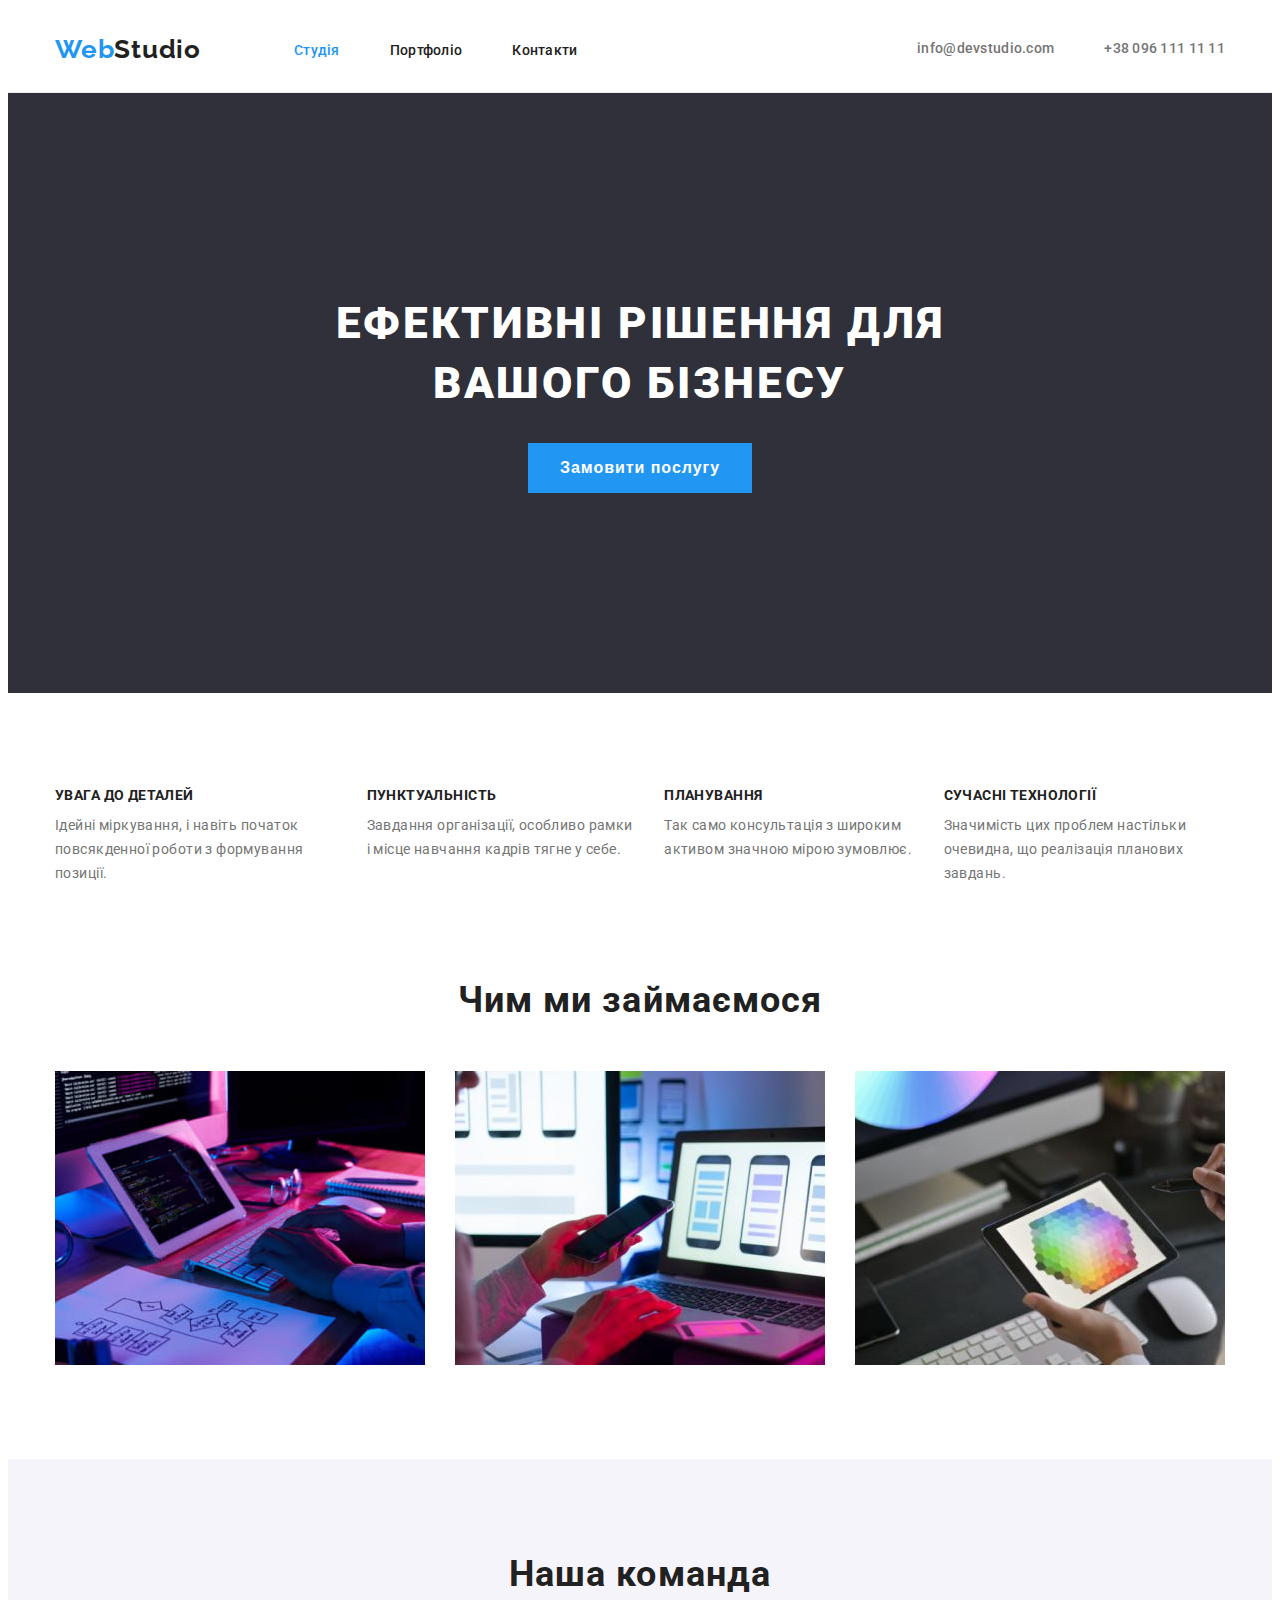
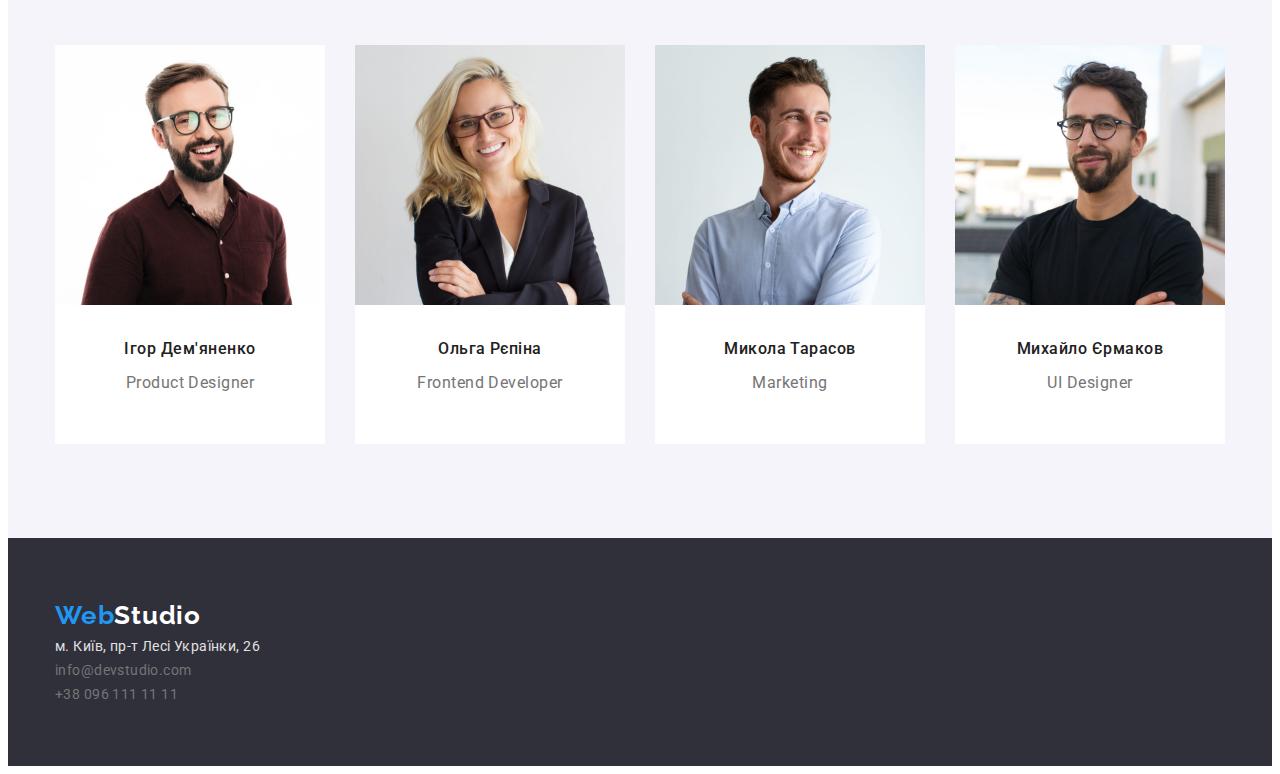
<file: index.html>
<!DOCTYPE html>
<html lang="uk">
  <head>
    <meta charset="UTF-8" />
    <meta http-equiv="X-UA-Compatible" content="IE=edge" />
    <meta name="viewport" content="width=device-width, initial-scale=1.0" />
    <title>WebStudio</title>
    <!-- Font-styles -->
    <link rel="preconnect" href="https://fonts.gstatic.com" />
    <link rel="preconnect" href="https://fonts.googleapis.com" />
    <link rel="preconnect" href="https://fonts.gstatic.com" crossorigin />
    <link
      href="https://fonts.googleapis.com/css2?family=Raleway:wght@700&family=Roboto:wght@400;500;700;900&display=swap"
      rel="stylesheet"
    />
<!-- Modern-normalize -->
<link rel="stylesheet" href="https://cdnjs.cloudflare.com/ajax/libs/modern-normalize/1.1.0/modern-normalize.min.css" integrity="sha512-wpPYUAdjBVSE4KJnH1VR1HeZfpl1ub8YT/NKx4PuQ5NmX2tKuGu6U/JRp5y+Y8XG2tV+wKQpNHVUX03MfMFn9Q==" crossorigin="anonymous" referrerpolicy="no-referrer" />
    <!-- Custume styles -->
    <link rel="stylesheet" href="./css/styles.css" />
    
  </head>

  <body class="body">
    <header class="section">
      <div class="container page-header">
      <nav class="main-nav">
        <a class="logo logo-header" href="./index.html" lang="en">
          Web<span class="logo-studio">Studio</span></a>
        <ul class="menu-nav">
          <li><a class="nav-link-current nav-link"  href="./index.html" current>Студія</a></li>
          <li><a class="nav-link" href="./portfolio.html">Портфоліо</a></li>
          <li><a class="nav-link" href="">Контакти</a></li>
        </ul>
      </nav>
      <ul class=" list-contacts">
        <li><a class="contact" href="mailto:info@devstudio.com"> info@devstudio.com </a></li>
        <li><a class="contact" href="tel:+380961111111"> +38 096 111 11 11 </a></li>
      </ul>
      </div>
    </header>
    <main>
      <section class="section-hero">
        <div class="container">
        <h1 class="text-hero">
          Ефективні рішення для <br />
          вашого бізнесу
        </h1>
        <button class="button-hero"><span class="button-text"> Замовити послугу</span></button>
      </div>
      </section>
      <section class="features">
        <div class="container">
        <h2 class="visually-hidden">Особливості</h2>
        <ul class="list features-list">
          <li>
            <h3 class="features-title">УВАГА ДО ДЕТАЛЕЙ</h3>
            <p>Ідейні міркування, і навіть початок повсякденної роботи з формування позиції.</p>
          </li>
          <li>
            <h3 class="features-title">ПУНКТУАЛЬНІСТЬ</h3>
            <p>Завдання організації, особливо рамки і місце навчання кадрів тягне у себе.</p>
          </li>
          <li>
            <h3 class="features-title">ПЛАНУВАННЯ</h3>
            <p>Так само консультація з широким активом значною мірою зумовлює.</p>
          </li>
          <li>
            <h3 class="features-title">СУЧАСНІ ТЕХНОЛОГІЇ</h3>
            <p>Значимість цих проблем настільки очевидна, що реалізація планових завдань.</p>
          </li>
        </ul>
        </div>
      </section>
      <section class="our-activity padding-bottom">
        <div class="container">
         <h2 class="title">Чим ми займаємося</h2>
        <ul class="list activity-list">
          <li><img class="box" src="./images/img1.jpg" alt="програмування" width="370px" height="294px" /></li>
          <li>
            <img class="box" 
              src="./images/img2.jpg"
              alt="адаптативне програмування для мобільних"
              width="370px"
              height="294px"
            />
          </li>
          <li><img class="box" src="./images/img3.jpg" alt="дизайн по кольорах" width="370px" height="294px" /></li>
        </ul>
        </div>
      </section>
      <section class="team padding-bottom">
        <div class="container">
        <h2 class="title">Наша команда</h2>
        <ul class="list team-list">
          <li>
            <img src="./images/igor.jpg" alt="Ігор Дем'яненко" width="270px" height="260px" />
            <div class="card">
            <h3 class="team-name">Ігор Дем'яненко</h3>
            <p class="team-profession" lang="en">Product Designer</p>
          </div>
          </li>
          <li>
            <img src="./images/olga.jpg" alt="Ольга Рєпіна" width="270px" height="260px" />
            <div class="card"><h3 class="team-name">Ольга Рєпіна</h3>
            <p class="team-profession" lang="en">Frontend Developer</p>
          </div></li>
          <li>
            <img src="./images/mykola.jpg" alt="Микола Тарасов" width="270px" height="260px" />
            <div class="card"><h3 class="team-name">Микола Тарасов</h3>
            <p class="team-profession" lang="en">Marketing</p>
          </div></li>
          <li>
            <img src="./images/myhailo.jpg" alt="Михайло Єрмаков" width="270px" height="260px" />
            <div class="card"><h3 class="team-name">Михайло Єрмаков</h3>
            <p class="team-profession" lang="en">UI Designer</p>
          </div></li>
        </ul>
        </div>
      </section>
    </main>
    <footer class="footer">
      <div class="container">
      <a class="logo" href="./index.html" lang="en"> Web<span class="logo-studio">Studio</span></a>
      <address class="contact-adress">
        <ul class="link">
          <li>
            <a class="adress" href="https://goo.gl/maps/ybgNRVZh9NvoVwuN7">
              м. Київ, пр-т Лесі Українки, 26
            </a>
          </li>
          <li><a class="footer-contact" href="mailto:info@devstudio.com"> info@devstudio.com </a></li>
          <li><a class="footer-contact" href="tel:+380961111111"> +38 096 111 11 11 </a></li>
        </ul>
      </div>
      </address>
    </footer>
  </body>
</html>
</file>
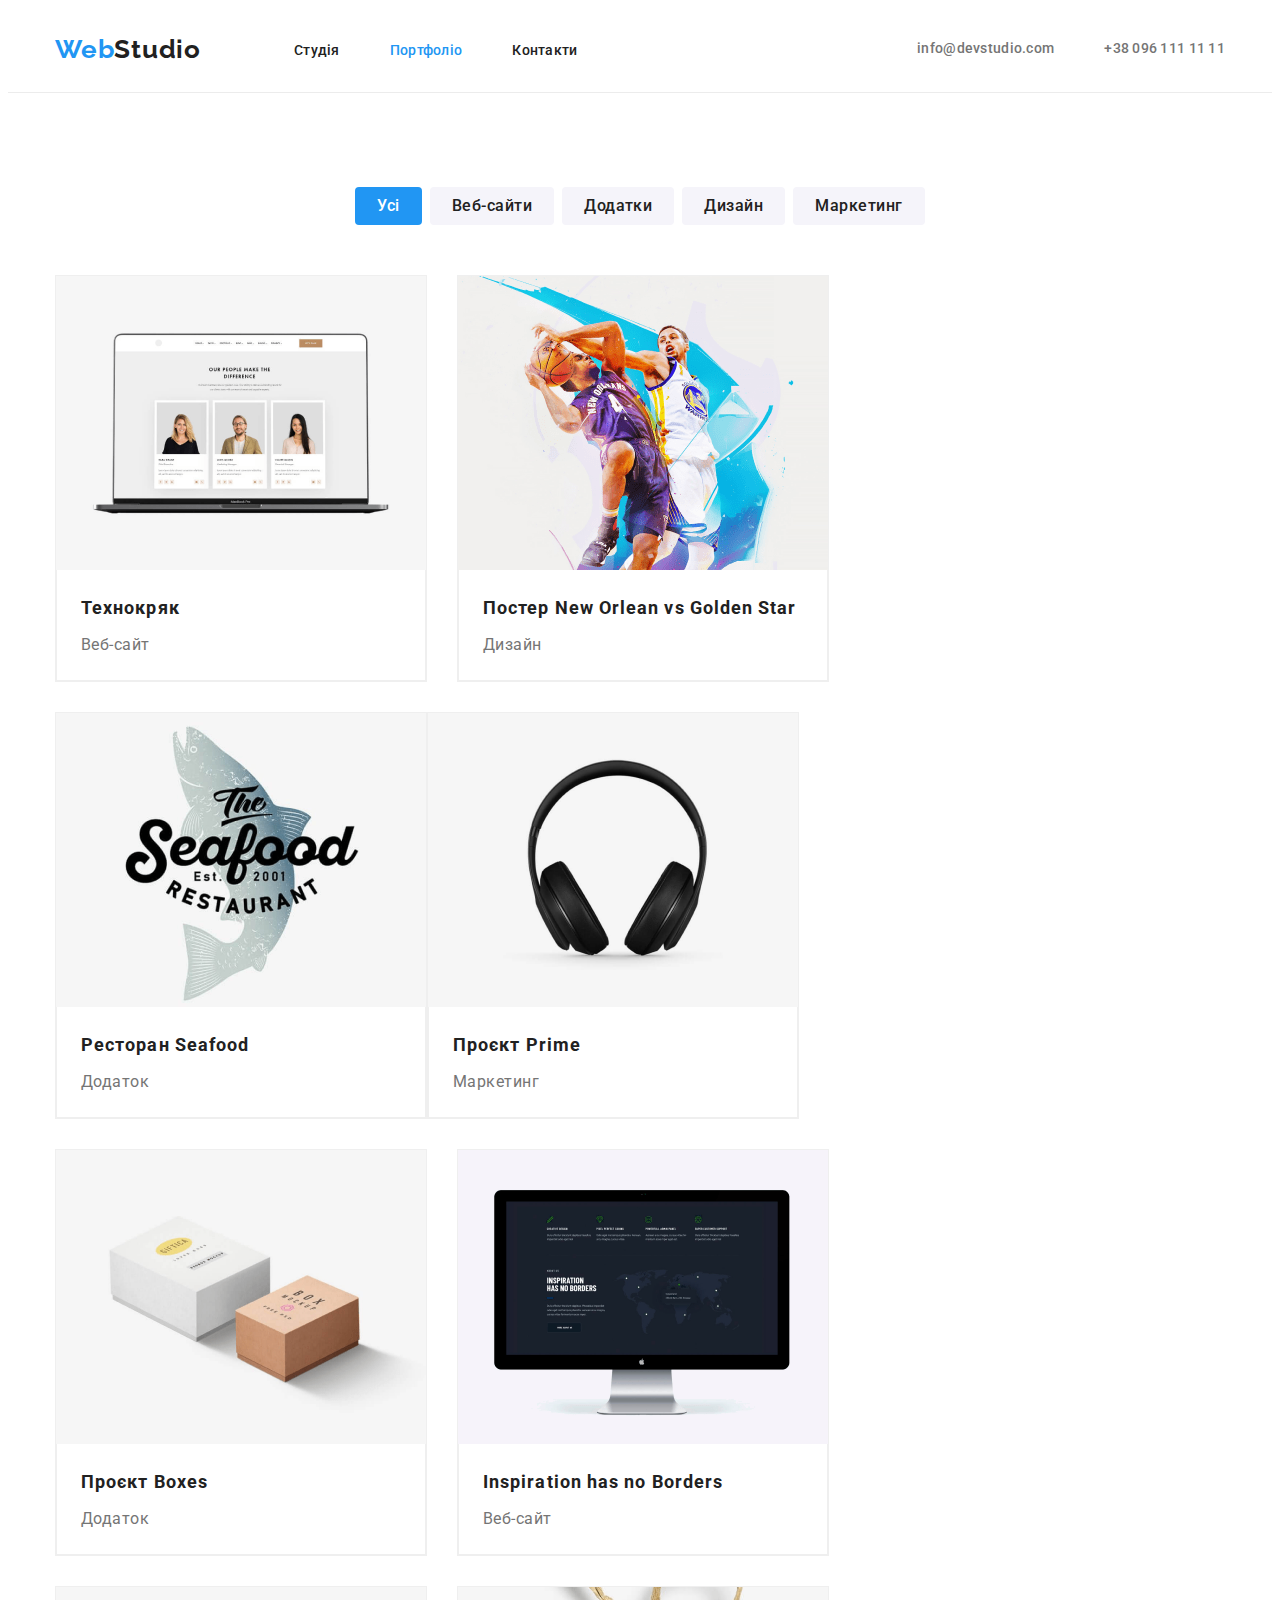
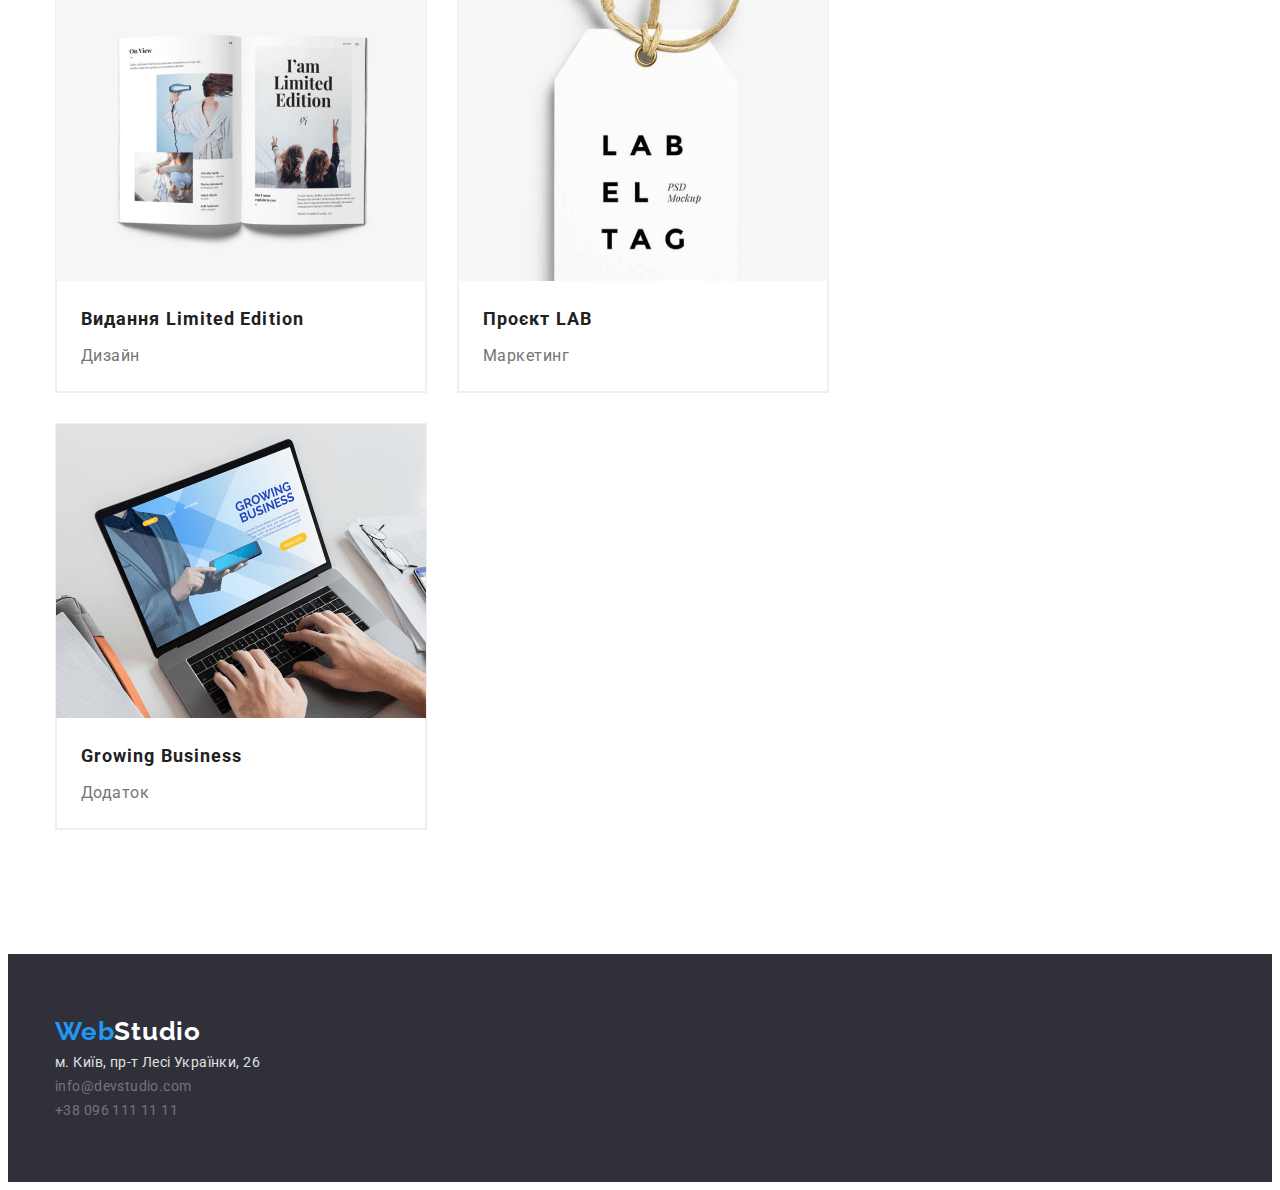
<file: portfolio.html>
<!DOCTYPE html>
<html lang="uk">
  <head>
    <meta charset="UTF-8" />
    <meta http-equiv="X-UA-Compatible" content="IE=edge" />
    <meta name="viewport" content="width=device-width, initial-scale=1.0" />
    <title>WebStudio</title>
    <!-- Font-styles -->
    <link rel="preconnect" href="https://fonts.gstatic.com" />
    <link rel="preconnect" href="https://fonts.googleapis.com" />
    <link rel="preconnect" href="https://fonts.gstatic.com" crossorigin />
    <link
      href="https://fonts.googleapis.com/css2?family=Raleway:wght@700&family=Roboto:wght@400;500;700;900&display=swap"
      rel="stylesheet"
    />
<!-- Modern-normalize -->
<link rel="stylesheet" href="https://cdnjs.cloudflare.com/ajax/libs/modern-normalize/1.1.0/modern-normalize.min.css" integrity="sha512-wpPYUAdjBVSE4KJnH1VR1HeZfpl1ub8YT/NKx4PuQ5NmX2tKuGu6U/JRp5y+Y8XG2tV+wKQpNHVUX03MfMFn9Q==" crossorigin="anonymous" referrerpolicy="no-referrer" />
    <!-- Custume styles -->
    <link rel="stylesheet" href="./css/styles.css" />
    
  </head>
  <body class="body">
    <header class="section">
      <div class="container page-header">
      <nav class="main-nav">
        <a class="logo logo-header" href="./index.html" lang="en">
          Web<span class="logo-studio">Studio</span></a>
        <ul class="menu-nav">
          <li><a class="nav-link"  href="./index.html" current>Студія</a></li>
          <li><a class="nav-link-current nav-link" href="./portfolio.html">Портфоліо</a></li>
          <li><a class="nav-link" href="">Контакти</a></li>
        </ul>
      </nav>
      <ul class=" list-contacts">
        <li><a class="contact" href="mailto:info@devstudio.com"> info@devstudio.com </a></li>
        <li><a class="contact" href="tel:+380961111111"> +38 096 111 11 11 </a></li>
      </ul>
      </div>
    </header>
    <main>
      <section class="filters">
        <div class="container">
        <ul class="filter-buttons">
          <li><button class="filter-button current">Усі</button></li>
          <li><button class="filter-button">Веб-сайти</button></li>
          <li><button class="filter-button">Додатки</button></li>
          <li><button class="filter-button">Дизайн</button></li>
          <li><button class="filter-button">Маркетинг</button></li>
        </ul>
        <h1 class="visually-hidden">Проєкти</h1>
        <ul class="projects">
          <li>
            <a class="card" href="">
              <img src="./images/img-1.png" alt="комп'ютер із зображенням веб-сайту" />
              <div class="project-title"> 
              <h2 class="card-name">Технокряк</h2>
              <p>Веб-сайт</p>
            </div></a>
          </li>
          <li>
            <a class="card" href="">
              <img src="./images/img-2.png" alt="постер із зображенням двох волейболістів" />
              <div class="project-title"><h2 class="card-name">Постер <span lang="en">New Orlean vs Golden Star</span></h2>
              <p>Дизайн</p>
           </div> </a>
          </li>
          <li>
            <a class="card" href="">
              <img src="./images/img-3.png" alt="логотип ресторану" />
              <div class="project-title"><h2 class="card-name">Ресторан <span lang="en">Seafood</span></h2>
              <p>Додаток</p>
            </div></a>
          </li>
          <li>
            <a class="card" href="">
              <img src="./images/img-4.png" alt="фото навушників" />
              <div class="project-title"><h2 class="card-name">Проєкт <span lang="en">Prime</span></h2>
              <p>Маркетинг</p>
           </div> </a>
          </li>
          <li>
            <a class="card" href="">
              <img src="./images/img-5.png" alt="фото коробок" />
              <div class="project-title"><h2 class="card-name">Проєкт <span lang="en">Boxes</span></h2>
              <p>Додаток</p>
           </div> </a>
          </li>
          <li>
            <a class="card" href="">
              <img
                src="./images/img-6.png"
                alt="зображення монітору екрана з відкритим веб-сайтом"
              />
              <div class="project-title"><h2 class="card-name" lang="en">Inspiration has no Borders</h2>
              <p>Веб-сайт</p>
           </div> </a>
          </li>
          <li>
            <a class="card" href="">
              <img src="./images/img-7.png" alt="фото відкритого журналу" />
             <div class="project-title"> <h2 class="card-name">Видання <span lang="en">Limited Edition</span></h2>
              <p>Дизайн</p>
           </div> </a>
          </li>
          <li>
            <a class="card" href="">
              <img src="./images/img-8.png" alt="логотип на бірці" />
              <div class="project-title"><h2 class="card-name">Проєкт <span lang="en">LAB</span></h2>
              <p>Маркетинг</p>
            </div></a>
          </li>
          <li>
            <a class="card" href="">
              <img src="./images/img-9.png" alt="фото роботи на ноутбуці" />
              <div class="project-title"><h2 class="card-name" lang="en">Growing Business</h2>
              <p>Додаток</p>
           </div> </a>
          </li>
        </ul>
        </div>
      </section>
    </main>
    <footer class="footer">
      <div class="container">
      <a class="logo" href="./index.html" lang="en"> Web<span class="logo-studio">Studio</span></a>
      <address class="contact-adress">
        <ul class="link">
          <li>
            <a class="adress" href="https://goo.gl/maps/ybgNRVZh9NvoVwuN7">
              м. Київ, пр-т Лесі Українки, 26
            </a>
          </li>
          <li><a class="footer-contact" href="mailto:info@devstudio.com"> info@devstudio.com </a></li>
          <li><a class="footer-contact" href="tel:+380961111111"> +38 096 111 11 11 </a></li>
        </ul>
      </div>
      </address>
    </footer>
  </body>
</html>
</file>
<file: css/styles.css>
:root {
  --primery-color: #212121;
  --secondary-color: #757575;
  --accent-color: #2196f3;
  --contrast-color: #ffffff;
  --background-color: #ffffff;
}
.visually-hidden {
  position: absolute;
  white-space: nowrap;
  width: 1px;
  height: 1px;
  overflow: hidden;
  border: 0;
  padding: 0;
  clip: rect(0 0 0 0);
  clip-path: inset(50%);
  margin: -1px;
}
.body {
  font-family: 'Roboto', sans-serif;
  color: var(--primery-color);
  background-color: var(--background-color);
}
/* * {
  outline: 1px solid green;
} */
.container {
  box-sizing: border-box;
  max-width: 1200px;
  margin: 0 auto;
  padding: 0 15px;
  /* outline: 1px solid tomato; */
}
section {
  padding-top: 94px;
  padding-bottom: 94px;
}
section.padding-bottom {
  padding-bottom: 94px;
}
/* Logo */
.logo {
  color: var(--accent-color);
  font-family: 'Raleway', sans-serif;
  font-weight: 700;
  font-size: 26px;
  line-height: calc(31 / 26);
  letter-spacing: 0.03em;
}
.logo-header{
  padding-top: 24px;
  padding-bottom: 24px;
}
.logo-studio {
  /* margin-right:93px; */

  font-family: inherit;
  color: var(--primery-color);
  font-weight: 700;
  font-size: 26px;
  line-height: calc(36 / 26);
  letter-spacing: 0.03em;
}
/* header */
header {
  border-bottom: 1px solid #ececec;
}
.list-contacts {
  margin-right: 0;
  margin-left: auto;
  display: flex;
}
.contact {
  display: block;
  padding-top: 32px;
  padding-bottom: 32px;

  font-size: 14px;
  line-height: calc(16 / 14);
  letter-spacing: 0.02em;
  font-weight: 500;
  color: var(--secondary-color);
}
.footer-contact {
  font-weight: 400;
  font-size: 14px;
  font-style: normal;
  line-height: calc(24 / 14);
  letter-spacing: 0.03em;
  color: var(--secondary-color);
}
.contact:hover,
.footer .footer-contact:hover,
.footer .footer-contact:focus,
.contact:focus {
  color: var(--accent-color);
}
/* navigation */
.page-header {
  display: flex;
}
.menu-nav {
  margin-left: 93px;
  display: flex;
  align-items: center;
}
.menu-nav li + li,
.list-contacts li + li {
  margin-left: 50px;
}
.main-nav {
  display: flex;
  align-items: center;
}
.nav-link {
  display: block;
  padding-top: 32px;
  padding-bottom: 32px;
}
.menu-nav {
  font-family: inherit;
  color: var(--primery-color);
  font-weight: 500;
  font-size: 14px;
  line-height: calc(16 / 14);
  letter-spacing: 0.02em;
}
.nav-link:hover,
.nav-link:focus {
  color: var(--accent-color);
  font-weight: 500;
}
.nav-link-current {
  color: var(--accent-color);
  font-weight: 500;
}

/* Hero */
.section-hero {
  background-color: #2f303a;
  text-align: center;
  padding-top: 200px;
  padding-bottom: 200px;
}
.text-hero {
  display: block;
  margin: 0 auto;
  margin-bottom: 30px;
  max-width: 696px;
  color: var(--contrast-color);
  font-size: 44px;
  line-height: calc(60 / 44);
  font-weight: 900;
  letter-spacing: 0.06em;
  text-transform: uppercase;
}
.button-hero {
  background-color: var(--accent-color);
  border: var(--accent-color);
  line-height: 160%;
  cursor: pointer;
  display: inline-block;

  padding-top: 10px;
  padding-bottom: 10px;
  padding-left: 32px;
  padding-right: 32px;
}
.button:hover,
.button:focus {
  color: var(--contrast-color);
  background-color: #188ce8;
}
.current {
  color: var(--contrast-color);
  background-color: var(--accent-color);
}
.button-text {
  font-family: inherit;
  color: var(--contrast-color);
  font-weight: 700;
  font-size: 16px;
  line-height: calc(30 / 16);
  display: flex;
  align-items: center;
  text-align: center;
  letter-spacing: 0.06em;
}
/* No markers , no line*/
a {
  text-decoration: none;
  color: var(--primery-color);
}
.list {
  list-style: none;
  padding: 0;
  margin: 0;
}
ul {
  list-style: none;
  padding: 0;
  margin: 0;
}
/* main */
h2,
h3 {
  padding: 0;
  margin-top: 0;
  margin-bottom: 0;
}
p {
  color: var(--secondary-color);
  padding: 0;
  margin-top: 0;
  margin-bottom: 0;
}
img {
  display: block;
  max-width: 100%;
  height: auto;
}
.features-list {
  display: flex;
}
.features-list li:not(:first-child) {
  margin-right: 0;
  margin-left: 30px;
}
.features-title {
  margin-bottom: 10px;
}
.features li {
  flex-basis: calc((100%-120)/4);
}
.title {
  text-align: center;
  margin-bottom: 50px;
}
.our-activity {
  display: flex;
  align-items: center;
  padding-top: 0;
}
.activity-list {
  display: flex;
}
.activity-list li:not(:first-child) {
  margin-right: 0;
  margin-left: 30px;
}
.our-activity h2,
.team h2 {
  font-family: 'Roboto';
  font-weight: 700;
  font-size: 36px;
  line-height: calc(42 / 36);
  letter-spacing: 0.03em;
}
.features p {
  font-weight: 400;
  font-size: 14px;
  line-height: calc(24 / 14);
  letter-spacing: 0.03em;
}
.features h3 {
  font-weight: 700;
  font-size: 14px;
  line-height: calc(16 / 14);
  letter-spacing: 0.03em;
  text-transform: uppercase;
}
.team {
  background-color: #f5f4fa;
}
.team-list {
  display: flex;
}
.team-list li {
  background-color: var(--background-color);
}
.team-list li + li {
  margin-left: 30px;
}
.card {
  padding-top: 34px;
  padding-bottom: 30px;
}
.team-name {
  text-align: center;
  font-family: 'Roboto';

  font-weight: 500;
  font-size: 16px;
  line-height: calc(19 / 16);
  letter-spacing: 0.03em;
  margin-bottom: 10px;
}
.team-profession {
  font-family: 'Roboto';

  font-weight: 400;
  font-size: 16px;
  line-height: calc(19 / 16);
  letter-spacing: 0.03em;
  text-align: center;
  margin-bottom: 16px;
}
/* Filers-button */
.filter-button {
  padding: 6px 22px;
  font-family: inherit;
  font-weight: 500;
  font-size: 16px;
  line-height: calc(26 / 16);
  text-align: center;
  letter-spacing: 0.03em;
  color: var(--primery-color);
  background-color: #f5f4fa;
  cursor: pointer;
  border: 0;
  border-radius: 4px;
}
.projects {
  display: flex;
  flex-wrap: wrap;
  margin-right: 0;
}
.project-title {
  padding-left: 24px;
  padding-right: 24px;
  padding-top: 20px;
  padding-bottom: 20px;
  border: 1px solid #eeee;
  border-top: 0;
}
.projects li {
  width: 370px;
  /* height: 404px; */
  border: 1px solid #eeee;
  margin-right: 30px;
  margin-bottom: 30px;
}
.projects li:nth-child(3n) {
  margin-right: 0;
}
.filter-buttons {
  display: flex;
  justify-content: center;
  margin-bottom: 50px;
}
.filter-buttons li:not(:first-child) {
  margin-left: 8px;
}
.filter-buttons .current {
  color: var(--contrast-color);
  background-color: var(--accent-color);
}
.filter-button:hover,
.filter-button:focus {
  color: var(--contrast-color);
  background-color: var(--accent-color);
}
.card h2 {
  font-weight: 700;
  font-size: 18px;
  line-height: calc(36 / 18);
  letter-spacing: 0.06em;
  margin-bottom: 4px;
}
.card p {
  font-weight: 400;
  font-size: 16px;
  line-height: calc(30 / 16);
  letter-spacing: 0.03em;
}
/* Footer */
.footer {
    background-color: #2f303a;
  padding-top: 60px;
  padding-bottom: 60px;
}
.footer .logo-studio {
  color: var(--contrast-color);
}
.footer .adress {
  color: rgba(225, 225, 225, 1);
  font-weight: 400;
  font-style: normal;
  font-size: 14px;
  line-height: calc(24 / 14);
  letter-spacing: 0.03em;
}
.footer .contact {
  color: rgba(225, 225, 225, 0.6);
  font-style: normal;
  font-weight: 400;
  font-size: 14px;
  line-height: calc(24 / 14);
  letter-spacing: 0.03em;
}
</file>
